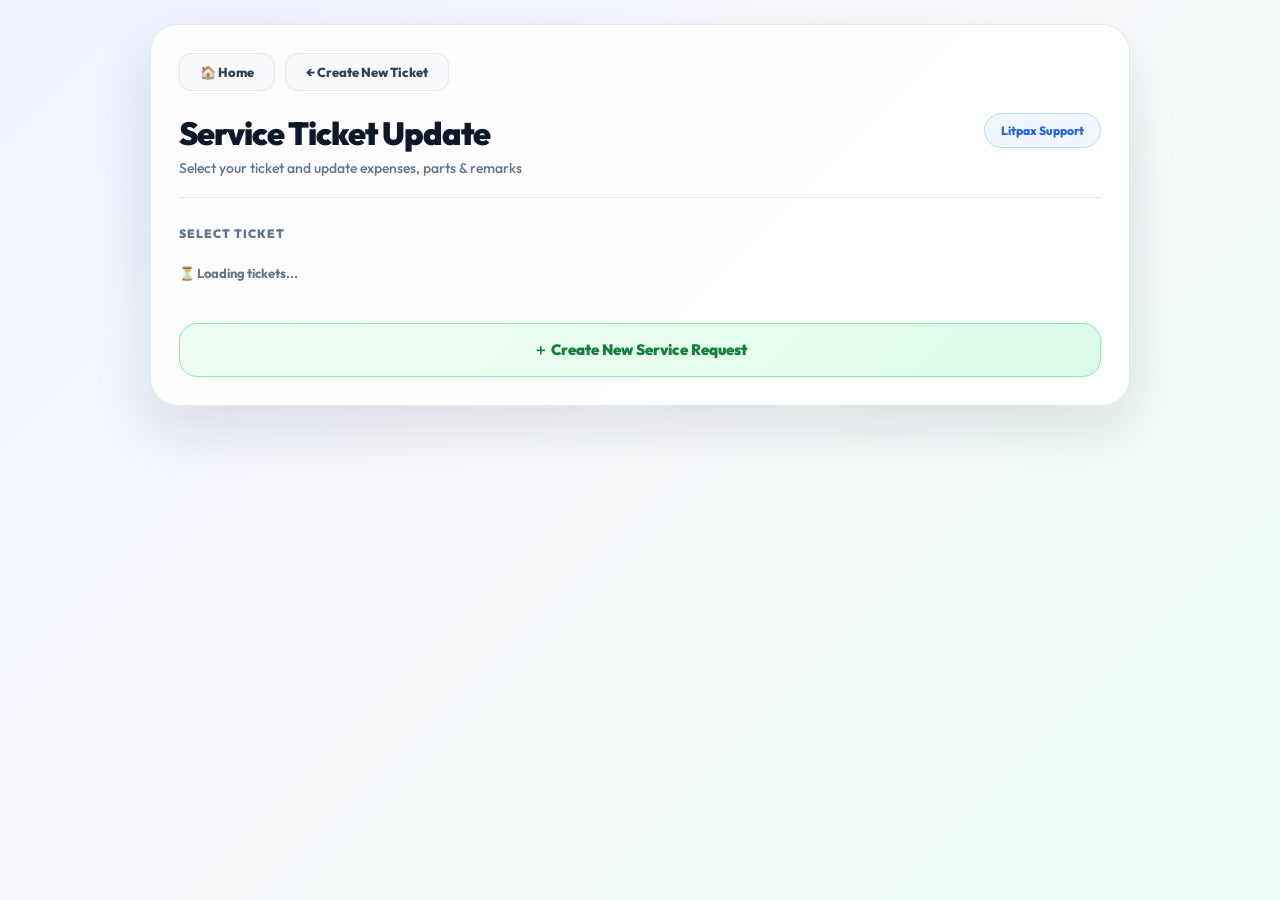
<file: index.html>
<!DOCTYPE html>
<html lang="en">
<head>
  <meta charset="UTF-8" />
  <meta name="viewport" content="width=device-width, initial-scale=1.0" />
  <title>Litpax Service Support</title>
  <link rel="stylesheet" href="style.css" />
  <style>
    .nav-bar { display:flex; gap:10px; margin-bottom:22px; }
    .nav-btn {
      display:inline-flex; align-items:center; gap:7px;
      padding:10px 20px; border-radius:12px; font-size:13px;
      font-weight:800; text-decoration:none; transition:.2s;
      border:1.5px solid #e2e8f0; background:#f8fafc; color:#334155;
    }
    .nav-btn:hover { background:#e2e8f0; transform:translateY(-1px); }
    .ticket-info-bar {
      background:linear-gradient(135deg,#eff6ff,#f0fdf4);
      border:1.5px solid #bfdbfe; border-radius:18px;
      padding:18px 20px; margin-bottom:24px;
      display:grid; grid-template-columns:repeat(3,1fr); gap:12px;
    }
    .ticket-info-bar .info-item label { font-size:11px; color:#64748b; font-weight:800; text-transform:uppercase; letter-spacing:.8px; margin-bottom:4px; }
    .ticket-info-bar .info-item span  { font-size:14px; color:#0f172a; font-weight:700; }
    .status-badge              { display:inline-block; padding:3px 12px; border-radius:999px; font-size:12px; font-weight:800; }
    .status-open               { background:#fef3c7; color:#92400e; }
    .status-assigned           { background:#dbeafe; color:#1e40af; }
    .status-closed             { background:#dcfce7; color:#166534; }
    .status-pending-assignment { background:#fce7f3; color:#831843; }
    .hidden { display:none !important; }
    .selector-wrap  { margin-bottom:24px; }
    .selector-label { font-size:12px; font-weight:900; color:#64748b; text-transform:uppercase; letter-spacing:1px; margin-bottom:10px; }
    .ticket-select-row { display:flex; gap:12px; align-items:center; }
    .ticket-select-row select {
      flex:1; border-radius:16px; padding:14px 16px; font-size:14px;
      color:#0f172a; border:1.5px solid #cbd5e1; background:#fff;
      outline:none; font-family:inherit; font-weight:700; cursor:pointer; transition:.2s;
    }
    .ticket-select-row select:focus { border-color:#2563eb; box-shadow:0 0 0 4px rgba(37,99,235,.1); }
    .btn-load { width:auto; margin-top:0; padding:14px 26px; border-radius:16px; font-size:14px; white-space:nowrap; }
    .divider-or { display:flex; align-items:center; gap:12px; margin:14px 0; color:#94a3b8; font-size:12px; font-weight:800; }
    .divider-or::before,.divider-or::after { content:''; flex:1; height:1px; background:#e2e8f0; }
    .manual-row { display:flex; gap:10px; }
    .manual-row input {
      flex:1; border-radius:14px; padding:12px 14px; font-size:14px;
      border:1.5px solid #e2e8f0; outline:none; text-transform:uppercase;
      font-family:inherit; transition:.2s;
    }
    .manual-row input:focus { border-color:#2563eb; box-shadow:0 0 0 4px rgba(37,99,235,.1); }
    .btn-go { width:auto; margin-top:0; padding:12px 22px; border-radius:14px; font-size:14px; }
    .loading-dots { color:#64748b; font-size:13px; font-weight:700; padding:14px 0; }
    .final-submit-box {
      background:linear-gradient(135deg,#fdf2f8,#fce7f3);
      border:1.5px solid #f9a8d4; border-radius:18px; padding:18px 20px; margin-top:20px;
    }
    .final-submit-box label { margin:0; font-size:14px; color:#831843; cursor:pointer; display:flex; align-items:center; gap:10px; font-weight:800; }
    .final-submit-box input[type="checkbox"] { width:20px; height:20px; accent-color:#db2777; cursor:pointer; }
    .final-submit-box p { font-size:12px; color:#9d174d; margin-top:6px; font-weight:500; }
    .closed-overlay {
      background:#fef2f2; border:1.5px solid #fecaca; border-radius:18px;
      padding:20px; text-align:center; color:#b91c1c; font-weight:800; font-size:15px; margin-bottom:20px;
    }
    .pending-overlay {
      background:linear-gradient(135deg,#fdf2f8,#fce7f3);
      border:1.5px solid #f9a8d4; border-radius:18px;
      padding:24px; text-align:center; margin-bottom:20px;
    }
    .pending-overlay .pending-icon { font-size:36px; margin-bottom:10px; }
    .pending-overlay h3 { color:#831843; font-size:16px; font-weight:900; margin-bottom:6px; }
    .pending-overlay p  { color:#9d174d; font-size:13px; font-weight:600; }
    .assigned-banner {
      background:linear-gradient(135deg,#eff6ff,#dbeafe);
      border:1.5px solid #93c5fd; border-radius:18px;
      padding:16px 20px; margin-bottom:20px;
      display:flex; align-items:center; gap:14px;
    }
    .assigned-banner .ab-icon { font-size:28px; }
    .assigned-banner .ab-text h4 { color:#1e40af; font-size:14px; font-weight:900; margin-bottom:2px; }
    .assigned-banner .ab-text p  { color:#3b82f6; font-size:13px; font-weight:600; }
    .new-ticket-btn {
      display:block; text-align:center; margin-top:28px; padding:16px;
      background:linear-gradient(135deg,#f0fdf4,#dcfce7); border:1.5px solid #86efac;
      border-radius:18px; color:#15803d; font-weight:900; font-size:15px;
      text-decoration:none; transition:.25s;
    }
        .new-ticket-btn:hover { transform:translateY(-2px); box-shadow:0 8px 24px rgba(21,128,61,.15); }
    .saved-exp {
      display:inline-block; margin-top:6px; font-size:12px; font-weight:800;
      color:#15803d; background:#f0fdf4; border:1px solid #bbf7d0;
      padding:3px 10px; border-radius:999px;
    }

    /* --- Photo rows --- */
    .photo-list { display:flex; flex-direction:column; gap:10px; margin-bottom:10px; }
    .photo-row {
      display:flex; align-items:center; gap:10px;
      background:#f8fafc; border:1.5px solid #e2e8f0; border-radius:14px; padding:10px;
    }
    .photo-thumb { width:52px; height:52px; object-fit:cover; border-radius:10px; border:1.5px solid #cbd5e1; cursor:pointer; flex-shrink:0; background:#eef2ff; }
    .photo-mid { flex:1; display:flex; flex-direction:column; gap:6px; min-width:0; }
    .pick-btn {
      width:auto; margin:0; padding:8px 12px; font-size:12px; border-radius:10px;
      background:linear-gradient(135deg,#1e3a8a,#2563eb); box-shadow:none; align-self:flex-start; color:#fff;
    }
    .pick-btn:hover { transform:none; }
    .photo-caption { padding:8px 10px; font-size:13px; border-radius:10px; }
    .photo-status { font-size:11px; font-weight:800; color:#15803d; }
    .add-row-btn {
      width:auto; margin:4px 0 0; padding:9px 16px; font-size:13px; border-radius:12px;
      background:linear-gradient(135deg,#0f172a,#334155); box-shadow:none; color:#fff;
    }
    .add-row-btn:hover { transform:none; }
    .remove-row-btn {
      width:34px; height:34px; margin:0; padding:0; border-radius:10px; flex-shrink:0;
      background:#fef2f2; color:#dc2626; font-size:14px; box-shadow:none; border:1.5px solid #fecaca;
    }
    .remove-row-btn:hover { transform:none; background:#fee2e2; }

    /* --- Payment section --- */
    .pay-title { color:#7c3aed; }
    .payment-box {
      background:linear-gradient(135deg,#faf5ff,#f3e8ff);
      border:1.5px solid #d8b4fe; border-radius:18px; padding:18px; margin-bottom:20px;
    }
    .pay-hint { font-size:12px; color:#7c3aed; font-weight:600; margin-bottom:14px; }
    #paymentList { display:flex; flex-direction:column; gap:10px; }
    .pay-row {
      display:grid; grid-template-columns:1fr 1fr 1.4fr auto auto; gap:8px; align-items:center;
      background:#fff; border:1.5px solid #e9d5ff; border-radius:12px; padding:10px;
    }
    .pay-row input, .pay-row select { padding:9px 10px; font-size:13px; border-radius:10px; }
    .pay-date { font-size:11px; color:#7c3aed; font-weight:700; text-align:center; }
    .pay-total-bar {
      display:flex; justify-content:space-between; align-items:center;
      margin-top:14px; padding:12px 16px; background:#f3e8ff; border-radius:12px;
      font-weight:900; color:#6b21a8; font-size:15px;
    }
    .save-pay-btn {
      margin-top:12px; background:linear-gradient(135deg,#6b21a8,#7c3aed,#a855f7);
      box-shadow:0 10px 24px rgba(124,58,237,.25); color:#fff;
    }
    #payMsg { margin-top:12px; }
    #payMsg.success { display:block; padding:12px; border-radius:12px; background:#f0fdf4; color:#15803d; border:1px solid #bbf7d0; font-weight:700; font-size:13px; }
    #payMsg.error { display:block; padding:12px; border-radius:12px; background:#fef2f2; color:#b91c1c; border:1px solid #fecaca; font-weight:700; font-size:13px; }

    @media(max-width:720px) {
      .ticket-info-bar { grid-template-columns:1fr 1fr; }
      .ticket-select-row { flex-direction:column; }
      .btn-load,.btn-go { width:100%; }
      .manual-row { flex-direction:column; }
      .pay-row { grid-template-columns:1fr 1fr; }
      .pay-date { grid-column:1 / -1; text-align:left; }
    }
  </style>
</head>
<body>
  <div class="app-wrapper">
    <div class="form-card">

      <div class="nav-bar">
        <a href="index.html" class="nav-btn">🏠 Home</a>
        <a href="update.html" class="nav-btn">← Create New Ticket</a>
      </div>

      <div class="form-header">
        <div>
          <h1>Service Ticket Update</h1>
          <p>Select your ticket and update expenses, parts & remarks</p>
        </div>
        <span>Litpax Support</span>
      </div>

      <div class="selector-wrap">
        <div class="selector-label">Select Ticket</div>
        <div id="loadingDots" class="loading-dots">⏳ Loading tickets...</div>
        <div id="selectorUI" class="hidden">
          <div class="ticket-select-row">
            <select id="ticketDropdown">
              <option value="">— Select a ticket —</option>
            </select>
            <button class="btn-load" onclick="fetchFromDropdown()">🔍 Load Ticket</button>
          </div>
          <div class="divider-or">OR enter ID manually</div>
          <div class="manual-row">
            <input type="text" id="searchId" placeholder="e.g. SUP-0001" />
            <button class="btn-go" onclick="fetchTicket()">Go →</button>
          </div>
        </div>
      </div>

      <div id="searchMsg"></div>

      <div id="ticketSection" class="hidden">
                <div class="ticket-info-bar" id="infoBar"></div>
        <div id="advanceInfoUpdate" class="advance-info" style="display:none"></div>

        <div id="pendingOverlay" class="pending-overlay hidden">
          <div class="pending-icon">⏳</div>
          <h3>Company Technician Assignment Pending</h3>
          <p>Aapne Litpax company help request ki hai. Jab tak technician assign nahi hota, ticket update nahi ho sakta.</p>
        </div>

        <div id="assignedBanner" class="assigned-banner hidden">
          <div class="ab-icon">👨‍🔧</div>
          <div class="ab-text">
            <h4>Company Technician Assigned</h4>
            <p id="assignedToText">—</p>
          </div>
        </div>

        <div id="closedWarning" class="closed-overlay hidden">
          ✅ This ticket has been <b>Finally Submitted</b> and is now closed. No further updates allowed.
        </div>

        <form id="updateForm">
          <input type="hidden" id="ticketIdHidden" />

          <div class="section-title">Problem Summary (Read Only)</div>
          <div class="form-grid">
            <div class="form-group">
              <label>Problem Type</label>
              <input type="text" id="roProblemType" readonly />
            </div>
            <div class="form-group">
              <label>Battery Model</label>
              <input type="text" id="roBatteryModel" readonly />
            </div>
            <div class="form-group full">
              <label>Problem Details</label>
              <textarea id="roProblemDetails" rows="3" readonly></textarea>
            </div>
          </div>

          <div class="section-title">Parts Changed</div>
          <div class="form-grid">
            <div class="form-group full">
              <label>Parts Changed</label>
              <textarea id="partsChanged" rows="3" placeholder="e.g. BMS replaced, 4 cells changed..."></textarea>
            </div>
            <div class="form-group full">
              <label>📸 Parts Photos</label>
              <div id="partsPhotoList" class="photo-list"></div>
              <button type="button" class="add-row-btn" onclick="addPhotoRow('partsPhotoList','parts')">+ Add Photo</button>
            </div>
          </div>

          <div class="section-title expense-title">Expense Details</div>
          <div class="expense-box">
            <div class="form-grid">
                            <div class="form-group">
                <label>🚗 Travel Expense (₹)</label>
                <input type="number" id="travelExpense" min="0" placeholder="+ Add amount" oninput="calcUpdateTotal()" />
                <span class="saved-exp" id="travelSaved" data-val="0">Saved: ₹0.00</span>
              </div>
              <div class="form-group">
                <label>🍽️ Food Expense (₹)</label>
                <input type="number" id="foodExpense" min="0" placeholder="+ Add amount" oninput="calcUpdateTotal()" />
                <span class="saved-exp" id="foodSaved" data-val="0">Saved: ₹0.00</span>
              </div>
              <div class="form-group">
                <label>🔧 Parts / Material Expense (₹)</label>
                <input type="number" id="partsExpense" min="0" placeholder="+ Add amount" oninput="calcUpdateTotal()" />
                <span class="saved-exp" id="partsSaved" data-val="0">Saved: ₹0.00</span>
              </div>
              <div class="form-group">
                <label>📦 Other Expense (₹)</label>
                <input type="number" id="otherExpense" min="0" placeholder="+ Add amount" oninput="calcUpdateTotal()" />
                <span class="saved-exp" id="otherSaved" data-val="0">Saved: ₹0.00</span>
              </div>
              <div class="form-group full">
                <label>💰 Total Expense (₹)</label>
                <input type="text" id="totalExpenseDisplay" readonly placeholder="Auto calculated" />
              </div>
              <div class="form-group full">
                <label>📝 Expense Remarks</label>
                <input type="text" id="expenseRemarks" placeholder="e.g. Toll charges included..." />
              </div>
              <div class="form-group full">
                <label>📸 Expense Bills / Photos</label>
                <div id="expensePhotoList" class="photo-list"></div>
                <button type="button" class="add-row-btn" onclick="addPhotoRow('expensePhotoList','expense')">+ Add Photo</button>
              </div>
            </div>
          </div>

          <div class="section-title">Remarks</div>
          <div class="form-grid">
            <div class="form-group full">
              <label>Technician Remarks</label>
              <textarea id="remarks" rows="3" placeholder="Any notes or observations..."></textarea>
            </div>
          </div>

          <div class="final-submit-box">
            <div>
              <label>
                <input type="checkbox" id="finalSubmitCheck" />
                Mark as Final Submit (Close Ticket)
              </label>
              <p>⚠️ Once finally submitted, ticket cannot be edited further.</p>
            </div>
          </div>

          <button type="button" onclick="saveTicket(false)" id="saveBtn">💾 Save Progress</button>
          <button type="button" onclick="saveTicket(true)" id="finalBtn"
            style="background:linear-gradient(135deg,#7f1d1d,#b91c1c,#dc2626);margin-top:10px;">
            ✅ Final Submit & Close Ticket
          </button>
          <div id="updateMsg"></div>
        </form>

        <!-- OWNER → TECHNICIAN PAYMENT (form ke bahar: close ke baad bhi chalega) -->
        <div class="section-title pay-title">💵 Owner → Technician Payment</div>
        <div class="payment-box">
          <p class="pay-hint">Ticket open hone ke baad owner yahan technician ko di gayi payment installments record kar sakta hai. Ticket close hone ke baad bhi ye chalta rahega.</p>
          <div id="paymentList"></div>
          <button type="button" class="add-row-btn" onclick="addPaymentRow()">+ Add Payment Installment</button>
          <div class="pay-total-bar">
            <span>Total Paid:</span>
            <span id="totalPaidDisplay">₹0</span>
          </div>
          <button type="button" id="savePayBtn" class="save-pay-btn" onclick="savePayment()">💾 Save Payment</button>
          <div id="payMsg"></div>
        </div>
      </div>

      <a href="update.html" class="new-ticket-btn">＋ Create New Service Request</a>

    </div>
  </div>

  <script>
    const API_URL = "https://script.google.com/macros/s/AKfycbya_3OzL3wEVNgiz6RrESlhsIuLbzyTvsXCoaGE-fzKzxzMqzr-RtF4oYWg5NuvYNc/exec";

    // ---------- API HELPERS WITH AUTO-RETRY ----------
    // GAS ka /exec kabhi-kabhi googleusercontent redirect pe 404 deta hai (JSON ki jagah HTML).
    // Ye helpers fail hone pe chupchaap 2-3 baar retry karte hain — "not valid JSON" wala random fail khatam.
    async function apiCall(options, retries = 3) {
      let lastErr;
      for (let attempt = 1; attempt <= retries; attempt++) {
        try {
          const res  = await fetch(options.url, options.init || {});
          const text = await res.text();
          // GAS hiccup → HTML error page aata hai. Use JSON samajhne se pehle pakdo.
          if (text.trim().charAt(0) === "<") throw new Error("GAS hiccup (HTML response)");
          return JSON.parse(text);
        } catch (err) {
          lastErr = err;
          if (attempt < retries) await new Promise(r => setTimeout(r, 700 * attempt));
        }
      }
      throw lastErr;
    }

    function apiGet(params) {
      return apiCall({ url: `${API_URL}?${params}` });
    }

    function apiPost(payload) {
      return apiCall({ url: API_URL, init: { method: "POST", body: JSON.stringify(payload) } });
    }

    async function loadTicketList() {
      try {
        const data = await apiGet("action=getTickets");
        const sel  = document.getElementById("ticketDropdown");
        if (data.success && data.tickets.length > 0) {
          const active = data.tickets.filter(t => t.finalSubmit !== "Yes");
          if (active.length > 0) {
            active.forEach(t => {
              const o = document.createElement("option");
              o.value = t.ticketId;
              o.textContent = `${t.ticketId} — ${t.technicianName} | ${t.customerName} | ${t.status}`;
              sel.appendChild(o);
            });
          } else {
            const o = document.createElement("option");
            o.textContent = "No active tickets found"; o.disabled = true;
            sel.appendChild(o);
          }
        }
      } catch(err) { console.error(err); }
      document.getElementById("loadingDots").classList.add("hidden");
      document.getElementById("selectorUI").classList.remove("hidden");
    }

    function fetchFromDropdown() {
      const id = document.getElementById("ticketDropdown").value;
      if (!id) { showMsg(document.getElementById("searchMsg"), "error", "Please select a ticket"); return; }
      doFetch(id);
    }

    async function fetchTicket() {
      const id = document.getElementById("searchId").value.trim().toUpperCase();
      if (!id) { showMsg(document.getElementById("searchMsg"), "error", "Please enter a Ticket ID"); return; }
      doFetch(id);
    }

    async function doFetch(id) {
      const msg = document.getElementById("searchMsg");
      msg.className = ""; msg.style.display = "none";
      try {
        const data = await apiGet(`action=getTicketById&ticketId=${id}`);
        if (!data.success) throw new Error(data.message);
        populateForm(data.ticket);
        document.getElementById("ticketSection").scrollIntoView({ behavior:"smooth", block:"start" });
      } catch(err) {
        showMsg(msg, "error", "Error: " + err.message);
      }
    }

    function populateForm(t) {
      document.getElementById("ticketSection").classList.remove("hidden");
      document.getElementById("ticketIdHidden").value = t.ticketId;

      const isPending = t.status === "Pending Assignment";
      const isClosed  = t.finalSubmit === "Yes";

      let sc = "status-open";
      if (t.status === "Closed")   sc = "status-closed";
      else if (t.status === "Assigned") sc = "status-assigned";
      else if (isPending)          sc = "status-pending-assignment";

      document.getElementById("infoBar").innerHTML = `
        <div class="info-item"><label>Ticket ID</label><span>${t.ticketId}</span></div>
        <div class="info-item"><label>Raised At</label><span>${t.requestTime}</span></div>
        <div class="info-item"><label>Status</label><span class="status-badge ${sc}">${t.status}</span></div>
        <div class="info-item"><label>Technician</label><span>${t.technicianName}</span></div>
        <div class="info-item"><label>Customer</label><span>${t.customerName}</span></div>
        <div class="info-item"><label>Location</label><span>${t.location}</span></div>
      `;

            loadTicketAdvance(t.empId);
      document.getElementById("pendingOverlay").classList.toggle("hidden", !isPending);

      if (t.assignedTo && t.assignedTo !== "") {
        document.getElementById("assignedBanner").classList.remove("hidden");
        document.getElementById("assignedToText").innerText = t.assignedTo;
      } else {
        document.getElementById("assignedBanner").classList.add("hidden");
      }

      document.getElementById("roProblemType").value    = t.problemType;
      document.getElementById("roBatteryModel").value   = t.batteryModel;
      document.getElementById("roProblemDetails").value = t.problemDetails;
      document.getElementById("partsChanged").value     = t.partsChanged   || "";
      // expense inputs ab "add amount" ke liye — khali rakho, saved value badge me
document.getElementById("travelExpense").value = "";
document.getElementById("foodExpense").value   = "";
document.getElementById("partsExpense").value  = "";
document.getElementById("otherExpense").value  = "";
setSavedExpenses(t);
document.getElementById("expenseRemarks").value   = t.expenseRemarks || "";
document.getElementById("remarks").value          = t.remarks        || "";
calcUpdateTotal();

      buildPhotoRows("expensePhotoList", "expense", t.expensePhotos);
      buildPhotoRows("partsPhotoList",   "parts",   t.partsPhotos);
      buildPaymentRows(t.payments);
      calcTotalPaid();

      document.getElementById("closedWarning").classList.toggle("hidden", !isClosed);
      const shouldLock = isClosed || isPending;
      document.getElementById("updateForm")
        .querySelectorAll("input:not([readonly]),textarea,button")
        .forEach(el => el.disabled = shouldLock);
    }

    function setSavedExpenses(t) {
  const map = {
    travel: parseFloat(t.travelExpense) || 0,
    food:   parseFloat(t.foodExpense)   || 0,
    parts:  parseFloat(t.partsExpense)  || 0,
    other:  parseFloat(t.otherExpense)  || 0
  };
  Object.keys(map).forEach(c => {
    const el = document.getElementById(c + "Saved");
    el.dataset.val = map[c];
    el.textContent = "Saved: ₹" + map[c].toFixed(2);
  });
}

// Total = har category ka (saved + jo abhi add kar rahe ho) — live preview
function calcUpdateTotal() {
  const cats = ["travel", "food", "parts", "other"];
  let grand = 0;
  cats.forEach(c => {
    const saved = parseFloat(document.getElementById(c + "Saved").dataset.val) || 0;
    const add   = parseFloat(document.getElementById(c + "Expense").value)     || 0;
    grand += saved + add;
  });
  document.getElementById("totalExpenseDisplay").value = grand > 0 ? "₹" + grand.toFixed(2) : "";
}

    async function saveTicket(isFinal) {
      const ticketId = document.getElementById("ticketIdHidden").value;
      if (!ticketId) return;
      if (isFinal && !confirm("Are you sure you want to FINALLY SUBMIT? This cannot be undone.")) return;

      const saveBtn  = document.getElementById("saveBtn");
      const finalBtn = document.getElementById("finalBtn");
      const msg      = document.getElementById("updateMsg");
      saveBtn.disabled = finalBtn.disabled = true;
      saveBtn.innerText = "Saving...";

      const payload = {
        action:         "updateTicket",
        ticketId,
        travelExpense:  parseFloat(document.getElementById("travelExpense").value) || 0,
        foodExpense:    parseFloat(document.getElementById("foodExpense").value)   || 0,
        partsExpense:   parseFloat(document.getElementById("partsExpense").value)  || 0,
        otherExpense:   parseFloat(document.getElementById("otherExpense").value)  || 0,
        expenseRemarks: document.getElementById("expenseRemarks").value.trim(),
        partsChanged:   document.getElementById("partsChanged").value.trim(),
        remarks:        document.getElementById("remarks").value.trim(),
        expensePhotos:  collectPhotos("expensePhotoList"),
        partsPhotos:    collectPhotos("partsPhotoList"),
        finalSubmit:    isFinal ? "Yes" : "No"
      };

      try {
        const result = await apiPost(payload);
if (!result.success) throw new Error(result.message);

// naya accumulated total badge me + add-input khali
if (result.expenses) setSavedExpenses(result.expenses);
["travelExpense","foodExpense","partsExpense","otherExpense"]
  .forEach(id => document.getElementById(id).value = "");
calcUpdateTotal();

showMsg(msg, "success", result.message + (result.total ? ` | Total: ₹${result.total}` : ""));
        if (isFinal) {
          document.getElementById("updateForm")
            .querySelectorAll("input:not([readonly]),textarea,button")
            .forEach(el => el.disabled = true);
          document.getElementById("closedWarning").classList.remove("hidden");
          const sel = document.getElementById("ticketDropdown");
          const opt = sel.querySelector(`option[value="${ticketId}"]`);
          if (opt) opt.remove();
        }
      } catch(err) {
        showMsg(msg, "error", "Error: " + err.message);
      }

      saveBtn.disabled = finalBtn.disabled = false;
      saveBtn.innerText = "💾 Save Progress";
    }

    // ---------- PHOTO HANDLING ----------
    function addPhotoRow(listId, category, existing) {
      const list = document.getElementById(listId);
      const row  = document.createElement("div");
      row.className = "photo-row";
      const hasUrl  = existing && existing.url;
      const caption = existing && existing.caption ? existing.caption.replace(/"/g, "&quot;") : "";
      if (hasUrl) row.dataset.url = existing.url;
      if (existing && existing.viewUrl) row.dataset.viewUrl = existing.viewUrl;
      row.innerHTML = `
        <img class="photo-thumb" src="${hasUrl ? existing.url : ""}" style="display:${hasUrl ? "block" : "none"}"
             onerror="this.style.opacity=.35;"
             onclick="var v=this.closest('.photo-row').dataset.viewUrl||this.src; if(v) window.open(v,'_blank');" />
        <div class="photo-mid">
          <input type="file" accept="image/*" class="photo-file" style="display:none" />
          <button type="button" class="pick-btn" onclick="this.previousElementSibling.click()">📷 ${hasUrl ? "Replace" : "Choose / Capture"}</button>
          <input type="text" class="photo-caption" placeholder="Caption (optional)" value="${caption}" />
          <span class="photo-status">${hasUrl ? "✓ Saved" : ""}</span>
        </div>
        <button type="button" class="remove-row-btn" onclick="this.closest('.photo-row').remove()">✕</button>
      `;
      const fileInput = row.querySelector(".photo-file");
      fileInput.addEventListener("change", () => handlePhotoSelect(fileInput, row, category));
      list.appendChild(row);
    }

    function buildPhotoRows(listId, category, jsonStr) {
      const list = document.getElementById(listId);
      list.innerHTML = "";
      let arr = [];
      try { arr = jsonStr ? JSON.parse(jsonStr) : []; } catch (e) { arr = []; }
      arr.forEach(item => addPhotoRow(listId, category, item));
    }

    function handlePhotoSelect(input, rowEl, category) {
      const file = input.files[0];
      if (!file) return;
      const statusEl = rowEl.querySelector(".photo-status");
      const thumb    = rowEl.querySelector(".photo-thumb");
      statusEl.style.color = "#d97706";
      statusEl.innerText = "Compressing...";
      compressImage(file, 1200, 0.7).then(base64 => {
        // instant local preview — koi wait nahi
        thumb.src = "data:image/jpeg;base64," + base64;
        thumb.style.opacity = 1;
        thumb.style.display = "block";
        statusEl.innerText = "Uploading...";
        const ticketId = document.getElementById("ticketIdHidden").value;
        return apiPost({ action: "uploadPhoto", ticketId, category, base64, mimeType: "image/jpeg" });
      }).then(res => {
        if (res && res.success && res.url) {
          rowEl.dataset.url     = res.url;
          rowEl.dataset.viewUrl = res.viewUrl || res.url;
          rowEl.querySelector(".pick-btn").innerText = "📷 Replace";
          statusEl.style.color = "#15803d";
          statusEl.innerText = "✓ Uploaded";
        } else {
          statusEl.style.color = "#dc2626";
          statusEl.innerText = "❌ " + ((res && res.message) || "Upload fail — dobara try karo");
        }
      }).catch(err => {
        statusEl.style.color = "#dc2626";
        statusEl.innerText = "❌ " + err.message;
      });
    }

    function compressImage(file, maxDim, quality) {
      return new Promise((resolve, reject) => {
        const reader = new FileReader();
        reader.onload = e => {
          const img = new Image();
          img.onload = () => {
            let w = img.width, h = img.height;
            if (w > h && w > maxDim)      { h = h * maxDim / w; w = maxDim; }
            else if (h > maxDim)          { w = w * maxDim / h; h = maxDim; }
            const canvas = document.createElement("canvas");
            canvas.width = w; canvas.height = h;
            canvas.getContext("2d").drawImage(img, 0, 0, w, h);
            resolve(canvas.toDataURL("image/jpeg", quality).split(",")[1]);
          };
          img.onerror = reject;
          img.src = e.target.result;
        };
        reader.onerror = reject;
        reader.readAsDataURL(file);
      });
    }

    function collectPhotos(listId) {
      const arr = [];
      document.querySelectorAll(`#${listId} .photo-row`).forEach(r => {
        if (r.dataset.url)
          arr.push({
            url:     r.dataset.url,
            viewUrl: r.dataset.viewUrl || r.dataset.url,
            caption: (r.querySelector(".photo-caption").value || "").trim()
          });
      });
      return JSON.stringify(arr);
    }

    // ---------- PAYMENT INSTALLMENTS ----------
    function addPaymentRow(existing) {
      const list  = document.getElementById("paymentList");
      const modes = ["Cash", "UPI", "Bank Transfer", "Cheque", "Other"];
      const sel   = existing && existing.mode ? existing.mode : "Cash";
      const amt   = existing && existing.amount ? existing.amount : "";
      const rem   = existing && existing.remarks ? existing.remarks.replace(/"/g, "&quot;") : "";
      const date  = existing && existing.date ? existing.date : "";
      const row = document.createElement("div");
      row.className = "pay-row";
      row.dataset.date = date;
      row.innerHTML = `
        <input type="number" class="pay-amt" min="0" placeholder="Amount ₹" value="${amt}" oninput="calcTotalPaid()" />
        <select class="pay-mode">${modes.map(m => `<option ${m === sel ? "selected" : ""}>${m}</option>`).join("")}</select>
        <input type="text" class="pay-remarks" placeholder="Remarks" value="${rem}" />
        <span class="pay-date">${date || "new"}</span>
        <button type="button" class="remove-row-btn" onclick="this.closest('.pay-row').remove(); calcTotalPaid();">✕</button>
      `;
      list.appendChild(row);
      calcTotalPaid();
    }

    function buildPaymentRows(jsonStr) {
      const list = document.getElementById("paymentList");
      list.innerHTML = "";
      let arr = [];
      try { arr = jsonStr ? JSON.parse(jsonStr) : []; } catch (e) { arr = []; }
      arr.forEach(p => addPaymentRow(p));
    }

    function collectPayments() {
      const arr   = [];
      const today = new Date().toLocaleDateString("en-GB");
      document.querySelectorAll("#paymentList .pay-row").forEach(r => {
        const amt = parseFloat(r.querySelector(".pay-amt").value) || 0;
        if (amt <= 0) return;
        arr.push({
          amount:  amt,
          mode:    r.querySelector(".pay-mode").value,
          remarks: (r.querySelector(".pay-remarks").value || "").trim(),
          date:    r.dataset.date && r.dataset.date !== "" ? r.dataset.date : today
        });
      });
      return arr;
    }

    function calcTotalPaid() {
      let total = 0;
      document.querySelectorAll("#paymentList .pay-amt").forEach(el => total += parseFloat(el.value) || 0);
      const disp = document.getElementById("totalPaidDisplay");
      if (disp) disp.innerText = "₹" + total.toFixed(2);
      return total;
    }

    async function savePayment() {
      const ticketId = document.getElementById("ticketIdHidden").value;
      if (!ticketId) return;
      const payments  = collectPayments();
      const totalPaid = payments.reduce((s, p) => s + p.amount, 0);
      const btn = document.getElementById("savePayBtn");
      const msg = document.getElementById("payMsg");
      btn.disabled = true; btn.innerText = "Saving...";
      try {
        const res = await apiPost({ action: "updatePayment", ticketId, payments: JSON.stringify(payments), totalPaid });
        if (!res.success) throw new Error(res.message);
        showMsg(msg, "success", "Payment saved | Total Paid: ₹" + (res.totalPaid || totalPaid));
        buildPaymentRows(JSON.stringify(payments));
        calcTotalPaid();
      } catch(err) {
        showMsg(msg, "error", "Error: " + err.message);
      } finally {
        btn.disabled = false; btn.innerText = "💾 Save Payment";
      }
    }

    function showMsg(el, type, text) {
      el.className = type; el.innerText = text; el.style.display = "block";
    }

    document.getElementById("searchId").addEventListener("keydown", e => {
      if (e.key === "Enter") fetchTicket();
    });

    loadTicketList();

    const urlId = new URLSearchParams(window.location.search).get("id");
    if (urlId) {
      const uid = urlId.toUpperCase();
      document.getElementById("searchId").value = uid;
      const trySelect = setInterval(() => {
        const sel = document.getElementById("ticketDropdown");
        const opt = sel.querySelector(`option[value="${uid}"]`);
        if (opt) { sel.value = uid; clearInterval(trySelect); }
      }, 100);
      setTimeout(() => { clearInterval(trySelect); doFetch(uid); }, 1500);
    }

        async function loadTicketAdvance(empId) {
      const box = document.getElementById("advanceInfoUpdate");
      if (!empId) { box.style.display = "none"; return; }
      try {
        const data  = await apiGet(`action=getAdvances&empId=${encodeURIComponent(empId)}`);
        const total = (data && data.totalAdvance) ? data.totalAdvance : 0;
        box.style.display = "flex";
        if (total > 0) {
          box.className = "advance-info";
          box.innerHTML = `<span>💰 ${empId} — Total Advance Taken</span><span class="ai-amt">₹${total.toFixed(2)}</span>`;
        } else {
          box.className = "advance-info warn";
          box.innerHTML = `<span>ℹ️ ${empId} ka koi advance record nahi</span>`;
        }
      } catch (err) { box.style.display = "none"; }
    }
  </script>
</body>
</html>
</file>
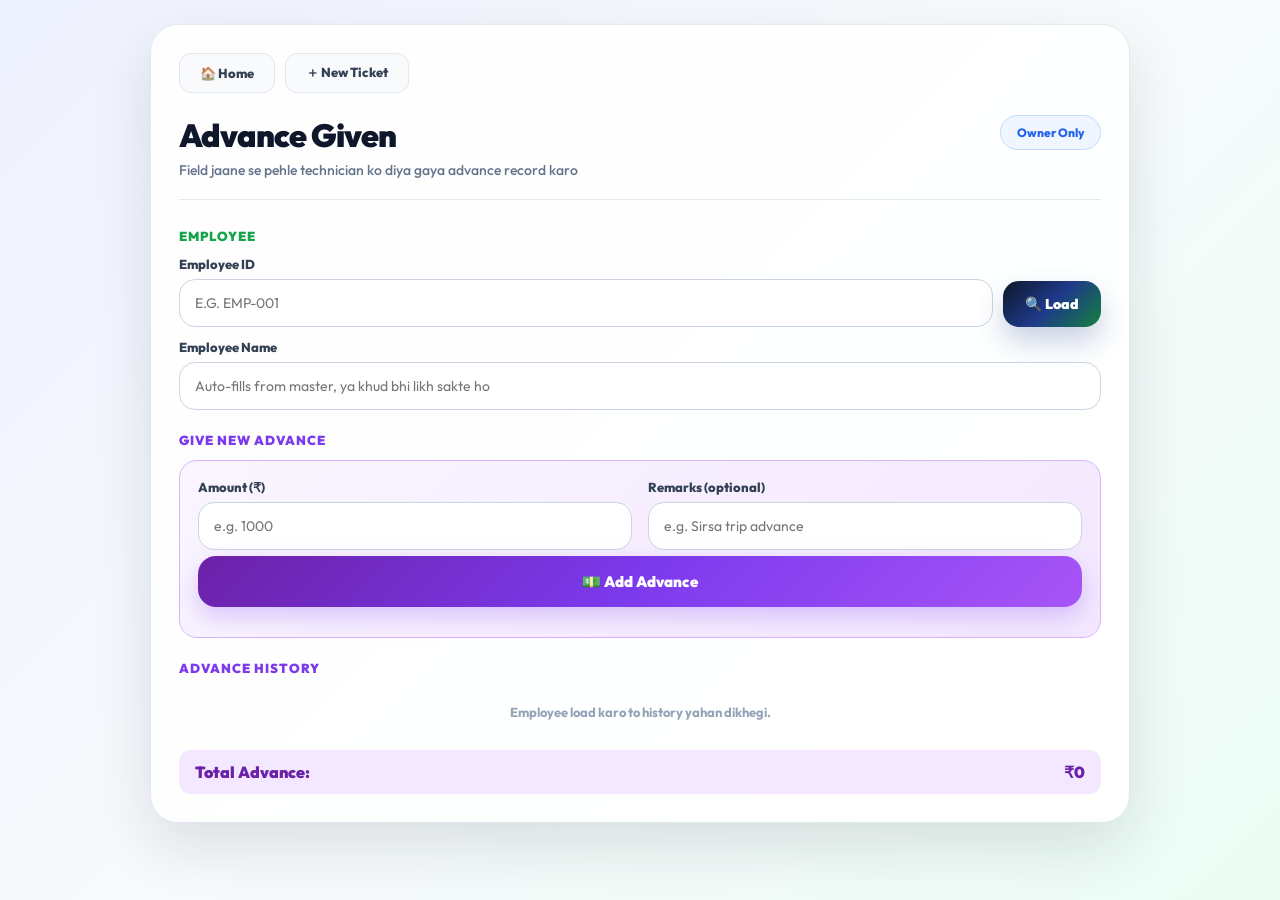
<file: advance.html>
<!DOCTYPE html>
<html lang="en">
<head>
  <meta charset="UTF-8" />
  <meta name="viewport" content="width=device-width, initial-scale=1.0" />
  <title>Advance Given — Litpax Support</title>
  <link rel="stylesheet" href="style.css" />
  <style>
    .nav-bar { display:flex; gap:10px; margin-bottom:22px; }
    .nav-btn {
      display:inline-flex; align-items:center; gap:7px;
      padding:10px 20px; border-radius:12px; font-size:13px;
      font-weight:800; text-decoration:none; transition:.2s;
      border:1.5px solid #e2e8f0; background:#f8fafc; color:#334155;
    }
    .nav-btn:hover { background:#e2e8f0; transform:translateY(-1px); }

    .adv-title { color:#7c3aed; }
    .adv-box {
      background:linear-gradient(135deg,#faf5ff,#f3e8ff);
      border:1.5px solid #d8b4fe; border-radius:18px; padding:18px; margin-bottom:20px;
    }
    .emp-total-banner {
      display:none; align-items:center; justify-content:space-between; gap:12px;
      background:linear-gradient(135deg,#eff6ff,#dbeafe); border:1.5px solid #93c5fd;
      border-radius:16px; padding:14px 18px; margin-bottom:18px;
    }
    .emp-total-banner .etb-left h4 { color:#1e40af; font-size:14px; font-weight:900; margin-bottom:2px; }
    .emp-total-banner .etb-left p  { color:#3b82f6; font-size:12px; font-weight:600; }
    .emp-total-banner .etb-amt { font-size:22px; font-weight:900; color:#1e3a8a; white-space:nowrap; }

    .adv-history { display:flex; flex-direction:column; gap:10px; margin-top:6px; }
    .adv-row {
      display:grid; grid-template-columns:auto 1fr auto; gap:12px; align-items:center;
      background:#fff; border:1.5px solid #e9d5ff; border-radius:12px; padding:12px 14px;
    }
    .adv-row .adv-date { font-size:12px; color:#7c3aed; font-weight:800; white-space:nowrap; }
    .adv-row .adv-rem  { font-size:13px; color:#475569; font-weight:600; }
    .adv-row .adv-amt  { font-size:16px; color:#15803d; font-weight:900; white-space:nowrap; }
    .adv-empty { text-align:center; color:#94a3b8; font-size:13px; font-weight:700; padding:16px 0; }
    .adv-total-bar {
      display:flex; justify-content:space-between; align-items:center;
      margin-top:14px; padding:12px 16px; background:#f3e8ff; border-radius:12px;
      font-weight:900; color:#6b21a8; font-size:16px;
    }
    .add-adv-btn {
      margin-top:6px; background:linear-gradient(135deg,#6b21a8,#7c3aed,#a855f7);
      box-shadow:0 10px 24px rgba(124,58,237,.25); color:#fff;
    }
    .load-btn { width:auto; margin-top:0; padding:14px 22px; border-radius:16px; font-size:14px; white-space:nowrap; }
    #advMsg { margin-top:12px; }
    #advMsg.success { display:block; padding:12px; border-radius:12px; background:#f0fdf4; color:#15803d; border:1px solid #bbf7d0; font-weight:700; font-size:13px; }
    #advMsg.error   { display:block; padding:12px; border-radius:12px; background:#fef2f2; color:#b91c1c; border:1px solid #fecaca; font-weight:700; font-size:13px; }
    .emp-row { display:flex; gap:10px; align-items:flex-end; }
    .emp-row .form-group { flex:1; margin:0; }
    @media(max-width:720px){ .emp-row { flex-direction:column; align-items:stretch; } .load-btn { width:100%; } }
  </style>
</head>
<body>
  <div class="app-wrapper">
    <div class="form-card">

      <div class="nav-bar">
        <a href="index.html" class="nav-btn">🏠 Home</a>
        <a href="update.html" class="nav-btn">＋ New Ticket</a>
      </div>

      <div class="form-header">
        <div>
          <h1>Advance Given</h1>
          <p>Field jaane se pehle technician ko diya gaya advance record karo</p>
        </div>
        <span>Owner Only</span>
      </div>

      <!-- STEP 1: employee load -->
      <div class="section-title">Employee</div>
      <div class="emp-row">
        <div class="form-group">
          <label>Employee ID</label>
          <input type="text" id="empId" placeholder="e.g. EMP-001" style="text-transform:uppercase" />
        </div>
        <button class="load-btn" onclick="loadEmployee()">🔍 Load</button>
      </div>
      <div class="form-group" style="margin-top:12px;">
        <label>Employee Name</label>
        <input type="text" id="empName" placeholder="Auto-fills from master, ya khud bhi likh sakte ho" />
      </div>

      <!-- running total banner -->
      <div class="emp-total-banner" id="empTotalBanner" style="margin-top:16px;">
        <div class="etb-left">
          <h4 id="etbName">—</h4>
          <p>Total advance taken till now</p>
        </div>
        <div class="etb-amt" id="etbAmt">₹0</div>
      </div>

      <!-- STEP 2: add advance -->
      <div class="section-title adv-title">Give New Advance</div>
      <div class="adv-box">
        <div class="form-grid">
          <div class="form-group">
            <label>Amount (₹)</label>
            <input type="number" id="advAmount" min="0" placeholder="e.g. 1000" />
          </div>
          <div class="form-group">
            <label>Remarks (optional)</label>
            <input type="text" id="advRemarks" placeholder="e.g. Sirsa trip advance" />
          </div>
        </div>
        <button class="add-adv-btn" id="addAdvBtn" onclick="addAdvance()">💵 Add Advance</button>
        <div id="advMsg"></div>
      </div>

      <!-- history -->
      <div class="section-title adv-title">Advance History</div>
      <div id="advHistory" class="adv-history">
        <div class="adv-empty">Employee load karo to history yahan dikhegi.</div>
      </div>
      <div class="adv-total-bar">
        <span>Total Advance:</span>
        <span id="advTotalDisplay">₹0</span>
      </div>

    </div>
  </div>

  <script>
    const API_URL = "https://script.google.com/macros/s/AKfycbya_3OzL3wEVNgiz6RrESlhsIuLbzyTvsXCoaGE-fzKzxzMqzr-RtF4oYWg5NuvYNc/exec";

    // ---------- API HELPERS WITH AUTO-RETRY ----------
    // GAS ka /exec kabhi-kabhi googleusercontent redirect pe 404 deta hai (JSON ki jagah HTML).
    // Fail hone pe chupchaap 2-3 baar retry — "not valid JSON" wala random fail khatam.
    async function apiCall(options, retries = 3) {
      let lastErr;
      for (let attempt = 1; attempt <= retries; attempt++) {
        try {
          const res  = await fetch(options.url, options.init || {});
          const text = await res.text();
          if (text.trim().charAt(0) === "<") throw new Error("GAS hiccup (HTML response)");
          return JSON.parse(text);
        } catch (err) {
          lastErr = err;
          if (attempt < retries) await new Promise(r => setTimeout(r, 700 * attempt));
        }
      }
      throw lastErr;
    }
    function apiGet(params)   { return apiCall({ url: `${API_URL}?${params}` }); }
    function apiPost(payload) { return apiCall({ url: API_URL, init: { method: "POST", body: JSON.stringify(payload) } }); }

    const $ = id => document.getElementById(id);
    const currentEmpId = () => $("empId").value.trim().toUpperCase();

    // ---------- LOAD EMPLOYEE + HISTORY ----------
    async function loadEmployee() {
      const empId = currentEmpId();
      const msg   = $("advMsg");
      msg.className = ""; msg.style.display = "none";
      if (!empId) { showMsg("error", "Pehle Employee ID daalo"); return; }

      try {
        const emp = await apiGet(`action=getEmployee&empId=${encodeURIComponent(empId)}`);
        if (emp.success && emp.empName) {
          $("empName").value = emp.empName;
        } else {
          showMsg("error", "⚠️ Employee master me nahi mila. Naam khud likh do, advance phir bhi save hoga.");
        }
        await refreshAdvances(empId);
      } catch (err) {
        showMsg("error", "Error: " + err.message);
      }
    }

    async function refreshAdvances(empId) {
      const data  = await apiGet(`action=getAdvances&empId=${encodeURIComponent(empId)}`);
      const list  = (data && data.success && data.advances) ? data.advances : [];
      const total = (data && data.totalAdvance) ? data.totalAdvance : 0;
      renderAdvances(list, total, $("empName").value || empId);
    }

    function renderAdvances(list, total, name) {
      const box = $("advHistory");
      box.innerHTML = "";
      if (!list.length) {
        box.innerHTML = `<div class="adv-empty">Is employee ka koi advance record nahi.</div>`;
      } else {
        list.slice().reverse().forEach(a => {
          const row = document.createElement("div");
          row.className = "adv-row";
          row.innerHTML = `
            <span class="adv-date">${a.date || "—"}</span>
            <span class="adv-rem">${a.remarks ? a.remarks : "<i style='color:#cbd5e1'>No remarks</i>"}</span>
            <span class="adv-amt">₹${(parseFloat(a.amount) || 0).toFixed(2)}</span>
          `;
          box.appendChild(row);
        });
      }
      $("advTotalDisplay").innerText = "₹" + (parseFloat(total) || 0).toFixed(2);

      const banner = $("empTotalBanner");
      banner.style.display = "flex";
      $("etbName").innerText = name || "—";
      $("etbAmt").innerText  = "₹" + (parseFloat(total) || 0).toFixed(2);
    }

    // ---------- ADD ADVANCE ----------
    async function addAdvance() {
      const empId  = currentEmpId();
      const amount = parseFloat($("advAmount").value) || 0;
      const btn    = $("addAdvBtn");
      const msg    = $("advMsg");
      msg.className = ""; msg.style.display = "none";

      if (!empId)      { showMsg("error", "Employee ID daalo"); return; }
      if (amount <= 0) { showMsg("error", "Valid amount daalo"); return; }

      btn.disabled = true; btn.innerText = "Saving...";
      try {
        const res = await apiPost({
          action:  "addAdvance",
          empId:   empId,
          empName: $("empName").value.trim(),
          amount:  amount,
          remarks: $("advRemarks").value.trim()
        });
        if (!res.success) throw new Error(res.message || "Save fail");

        $("advAmount").value  = "";
        $("advRemarks").value = "";
        renderAdvances(res.advances || [], res.totalAdvance || 0, $("empName").value || empId);
        showMsg("success", "✅ Advance saved | Total: ₹" + (parseFloat(res.totalAdvance) || 0).toFixed(2));
      } catch (err) {
        showMsg("error", "Error: " + err.message);
      } finally {
        btn.disabled = false; btn.innerText = "💵 Add Advance";
      }
    }

    function showMsg(type, text) {
      const el = $("advMsg");
      el.className = type; el.innerText = text; el.style.display = "block";
    }

    $("empId").addEventListener("keydown", e => { if (e.key === "Enter") loadEmployee(); });
  </script>
</body>
</html>
</file>
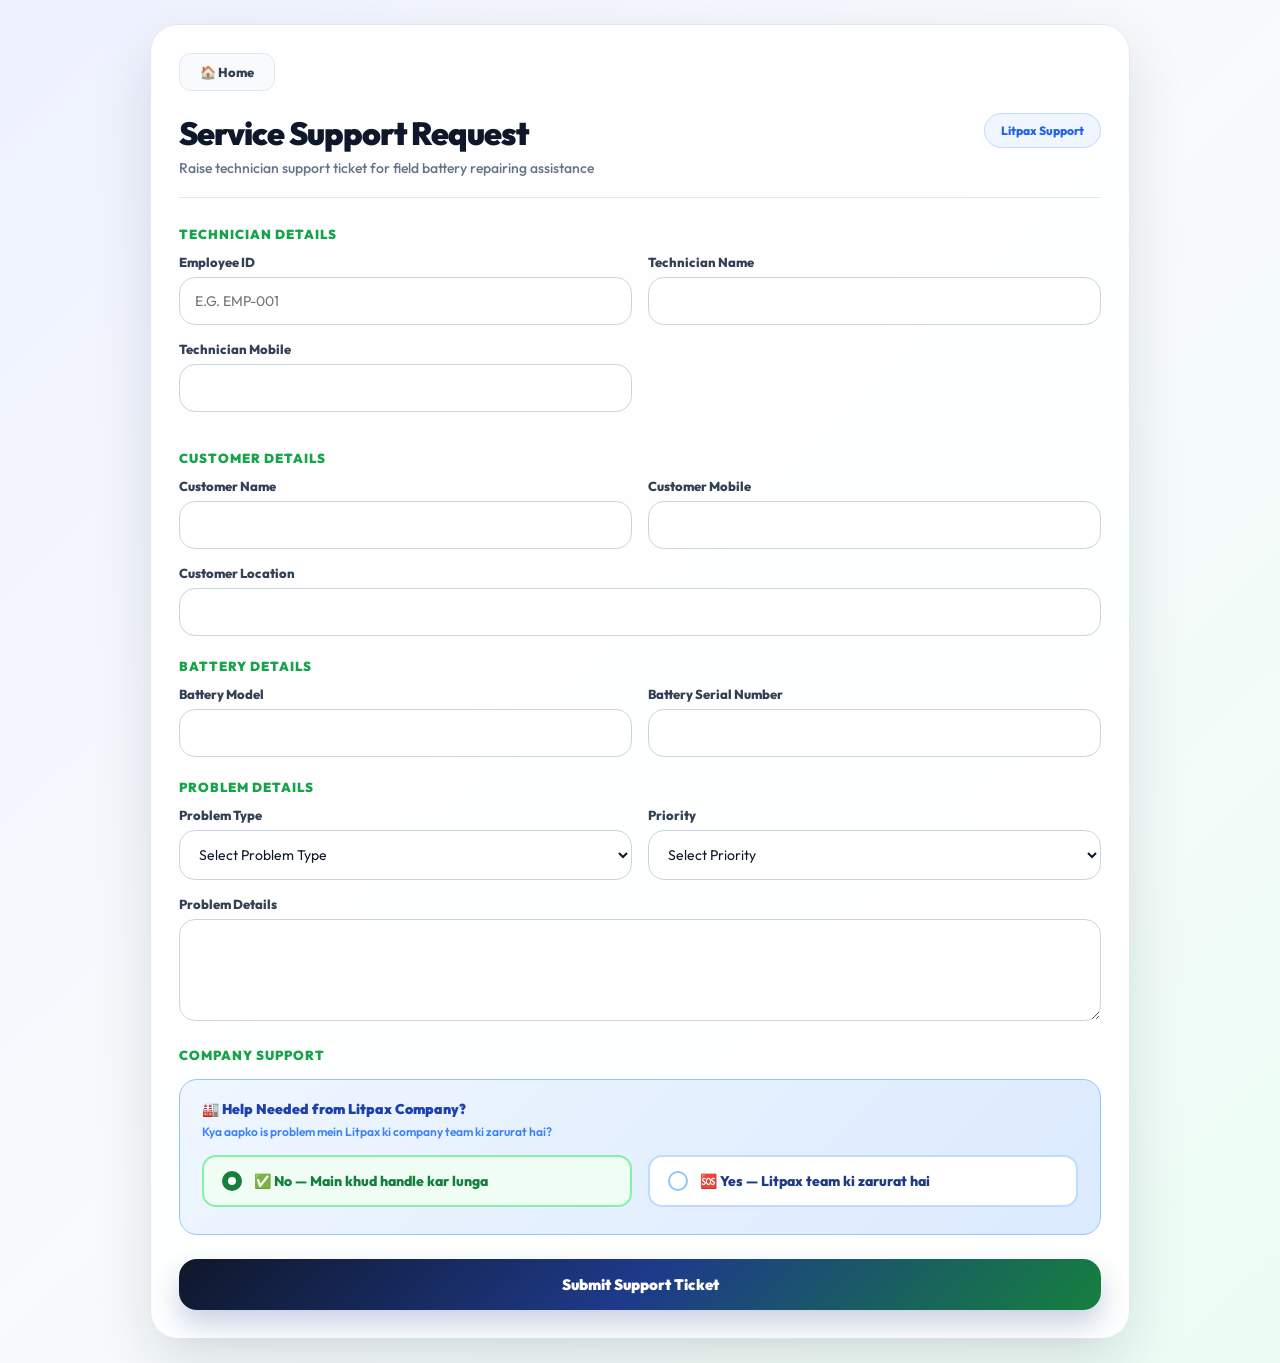
<file: update.html>
<!DOCTYPE html>
<html lang="en">
<head>
  <meta charset="UTF-8" />
  <meta name="viewport" content="width=device-width, initial-scale=1.0" />
  <title>New Service Request — Litpax Support</title>
  <link rel="stylesheet" href="style.css" />
  <style>
    .nav-bar {
      display: flex; gap: 10px; margin-bottom: 22px;
    }
    .nav-btn {
      display: inline-flex; align-items: center; gap: 7px;
      padding: 10px 20px; border-radius: 12px; font-size: 13px;
      font-weight: 800; text-decoration: none; transition: .2s;
      border: 1.5px solid #e2e8f0; background: #f8fafc; color: #334155;
    }
    .nav-btn:hover { background: #e2e8f0; transform: translateY(-1px); }
    .success-card { display:none; text-align:center; padding:40px 28px; }
    .success-card .tick { font-size:56px; margin-bottom:16px; }
    .success-card h2 { font-size:22px; font-weight:900; color:#0f172a; margin-bottom:8px; }
    .success-card p { color:#64748b; font-size:14px; font-weight:600; margin-bottom:28px; }
    .success-card .ticket-id-badge {
      display:inline-block; background:#f0fdf4; border:1.5px solid #86efac;
      color:#15803d; font-size:20px; font-weight:900;
      padding:10px 28px; border-radius:999px; margin-bottom:32px; letter-spacing:1px;
    }
    .success-actions { display:flex; gap:14px; flex-wrap:wrap; }
    .success-actions a {
      flex:1; min-width:160px; padding:16px; border-radius:18px;
      font-size:15px; font-weight:900; text-decoration:none;
      text-align:center; transition:.25s ease;
    }
    .success-actions a:hover { transform:translateY(-2px); }
    .btn-update { background:linear-gradient(135deg,#0f172a,#1e3a8a); color:#fff !important; box-shadow:0 10px 24px rgba(30,58,138,.25); }
    .btn-new    { background:linear-gradient(135deg,#14532d,#15803d); color:#fff !important; box-shadow:0 10px 24px rgba(21,128,61,.2); }
    .help-toggle-box {
      background:linear-gradient(135deg,#eff6ff,#dbeafe);
      border:1.5px solid #93c5fd; border-radius:18px; padding:20px 22px; margin-top:4px;
    }
    .help-title    { font-size:14px; font-weight:900; color:#1e40af; margin-bottom:6px; }
    .help-subtitle { font-size:12px; color:#3b82f6; font-weight:600; margin-bottom:16px; }
    .help-options  { display:flex; gap:16px; }
    .help-option {
      flex:1; border:2px solid #bfdbfe; border-radius:14px;
      padding:14px 18px; cursor:pointer; transition:.2s;
      display:flex; align-items:center; gap:12px;
      background:#fff; font-weight:800; font-size:14px; color:#1e3a8a;
    }
    .help-option input[type="radio"] { display:none; }
    .dot {
      width:20px; height:20px; border-radius:50%;
      border:2px solid #93c5fd; background:#fff;
      flex-shrink:0; transition:.2s; position:relative;
    }
    .help-option.sel-no  { border-color:#86efac; background:#f0fdf4; color:#15803d; }
    .help-option.sel-yes { border-color:#2563eb; background:#eff6ff; color:#1e40af; }
    .help-option.sel-no  .dot { border-color:#15803d; background:#15803d; }
    .help-option.sel-yes .dot { border-color:#2563eb; background:#2563eb; }
    .help-option.sel-no  .dot::after,
        .help-option.sel-yes .dot::after {
      content:''; position:absolute; top:4px; left:4px;
      width:8px; height:8px; border-radius:50%; background:#fff;
    }
    .advance-info {
      background:linear-gradient(135deg,#eff6ff,#dbeafe);
      border:1.5px solid #93c5fd; border-radius:14px; padding:12px 16px;
      font-size:14px; font-weight:800; color:#1e40af;
      display:flex; align-items:center; justify-content:space-between; gap:10px;
    }
    .advance-info .ai-amt { font-size:18px; font-weight:900; color:#1e3a8a; }
    .advance-info.warn { background:#fffbeb; border-color:#fde68a; color:#92400e; }
  </style>
</head>
<body>
  <div class="app-wrapper">
    <div class="form-card">

      <div class="nav-bar">
        <a href="index.html" class="nav-btn">🏠 Home</a>
      </div>

      <div class="form-header">
        <div>
          <h1>Service Support Request</h1>
          <p>Raise technician support ticket for field battery repairing assistance</p>
        </div>
        <span>Litpax Support</span>
      </div>

      <form id="supportForm">

                <div class="section-title">Technician Details</div>
        <div class="form-grid">
          <div class="form-group">
            <label>Employee ID</label>
            <input type="text" name="empId" id="empId" placeholder="e.g. EMP-001"
                   style="text-transform:uppercase" onblur="loadEmpAdvance()" />
          </div>
          <div class="form-group">
            <label>Technician Name</label>
            <input type="text" name="technicianName" id="technicianName" required />
          </div>
          <div class="form-group">
            <label>Technician Mobile</label>
            <input type="tel" name="technicianMobile" required />
          </div>
          <div class="form-group full">
            <div id="advanceInfo" class="advance-info" style="display:none"></div>
          </div>
        </div>

        <div class="section-title">Customer Details</div>
        <div class="form-grid">
          <div class="form-group">
            <label>Customer Name</label>
            <input type="text" name="customerName" required />
          </div>
          <div class="form-group">
            <label>Customer Mobile</label>
            <input type="tel" name="customerMobile" required />
          </div>
          <div class="form-group full">
            <label>Customer Location</label>
            <input type="text" name="location" required />
          </div>
        </div>

        <div class="section-title">Battery Details</div>
        <div class="form-grid">
          <div class="form-group">
            <label>Battery Model</label>
            <input type="text" name="batteryModel" required />
          </div>
          <div class="form-group">
            <label>Battery Serial Number</label>
            <input type="text" name="serialNumber" required />
          </div>
        </div>

        <div class="section-title">Problem Details</div>
        <div class="form-grid">
          <div class="form-group">
            <label>Problem Type</label>
            <select name="problemType" required>
              <option value="">Select Problem Type</option>
              <option>Battery Not Charging</option>
              <option>Low Backup</option>
              <option>BMS Issue</option>
              <option>Cell Issue</option>
              <option>Connector Issue</option>
              <option>Charger Issue</option>
              <option>Wiring Issue</option>
              <option>Other</option>
            </select>
          </div>
          <div class="form-group">
            <label>Priority</label>
            <select name="priority" required>
              <option value="">Select Priority</option>
              <option>Normal</option>
              <option>Urgent</option>
              <option>Emergency</option>
            </select>
          </div>
          <div class="form-group full">
            <label>Problem Details</label>
            <textarea name="problemDetails" rows="4" required></textarea>
          </div>
        </div>

        <div class="section-title">Company Support</div>
        <div class="form-grid">
          <div class="form-group full">
            <div class="help-toggle-box">
              <div class="help-title">🏭 Help Needed from Litpax Company?</div>
              <div class="help-subtitle">Kya aapko is problem mein Litpax ki company team ki zarurat hai?</div>
              <div class="help-options">
                <label class="help-option sel-no" id="optNo">
                  <input type="radio" name="companyHelpNeeded" value="No" checked onchange="toggleHelp()" />
                  <div class="dot"></div>
                  ✅ No — Main khud handle kar lunga
                </label>
                <label class="help-option" id="optYes">
                  <input type="radio" name="companyHelpNeeded" value="Yes" onchange="toggleHelp()" />
                  <div class="dot"></div>
                  🆘 Yes — Litpax team ki zarurat hai
                </label>
              </div>
            </div>
          </div>
        </div>

        <button type="submit" id="submitBtn">Submit Support Ticket</button>
        <div id="errorBox" style="margin-top:14px;padding:14px;border-radius:14px;font-size:14px;font-weight:700;display:none;background:#fef2f2;color:#b91c1c;border:1px solid #fecaca;"></div>
      </form>

      <div class="success-card" id="successCard">
        <div class="tick">✅</div>
        <h2>Ticket Created Successfully!</h2>
        <p>Your service ticket has been raised.</p>
        <div class="ticket-id-badge" id="ticketIdDisplay"></div>
        <div class="success-actions">
          <a href="index.html" class="btn-update">🏠 Go to Home</a>
        </div>
      </div>

    </div>
  </div>

  <script>
    const API_URL = "https://script.google.com/macros/s/AKfycbya_3OzL3wEVNgiz6RrESlhsIuLbzyTvsXCoaGE-fzKzxzMqzr-RtF4oYWg5NuvYNc/exec";

    // ---------- API HELPER WITH AUTO-RETRY ----------
    // GAS ka /exec kabhi-kabhi googleusercontent redirect pe 404 deta hai (JSON ki jagah HTML).
    // Fail hone pe chupchaap 2-3 baar retry — "not valid JSON" wala random fail khatam.
    async function apiPost(payload, retries = 3) {
      let lastErr;
      for (let attempt = 1; attempt <= retries; attempt++) {
        try {
          const res  = await fetch(API_URL, { method: "POST", body: JSON.stringify(payload) });
          const text = await res.text();
          if (text.trim().charAt(0) === "<") throw new Error("GAS hiccup (HTML response)");
          return JSON.parse(text);
        } catch (err) {
          lastErr = err;
          if (attempt < retries) await new Promise(r => setTimeout(r, 700 * attempt));
        }
      }
            throw lastErr;
    }

    async function loadEmpAdvance() {
      const empId = document.getElementById("empId").value.trim().toUpperCase();
      const box   = document.getElementById("advanceInfo");
      if (!empId) { box.style.display = "none"; return; }
      try {
        try {
          const eRes  = await fetch(`${API_URL}?action=getEmployee&empId=${encodeURIComponent(empId)}`);
          const eData = JSON.parse(await eRes.text());
          const nameInput = document.getElementById("technicianName");
                    if (eData.success && eData.empName) {
            nameInput.value    = eData.empName;
            nameInput.readOnly = true;
            nameInput.style.background = "#f8fafc";
          } else {
            nameInput.value    = "";
            nameInput.readOnly = false;
            nameInput.style.background = "";
          }
        } catch (e) {}

        const res  = await fetch(`${API_URL}?action=getAdvances&empId=${encodeURIComponent(empId)}`);
        const data = JSON.parse(await res.text());
        const total = (data && data.totalAdvance) ? data.totalAdvance : 0;

        box.style.display = "flex";
        if (total > 0) {
          box.className = "advance-info";
          box.innerHTML = `<span>💰 Total Advance Taken</span><span class="ai-amt">₹${total.toFixed(2)}</span>`;
        } else {
          box.className = "advance-info warn";
          box.innerHTML = `<span>ℹ️ Is Emp ID ka koi advance record nahi</span>`;
        }
      } catch (err) { box.style.display = "none"; }
    }

    const form      = document.getElementById("supportForm");
    const submitBtn = document.getElementById("submitBtn");
    const errorBox  = document.getElementById("errorBox");

    function toggleHelp() {
      const val = document.querySelector('input[name="companyHelpNeeded"]:checked').value;
      document.getElementById("optNo").className  = "help-option" + (val === "No"  ? " sel-no"  : "");
      document.getElementById("optYes").className = "help-option" + (val === "Yes" ? " sel-yes" : "");
    }

    form.addEventListener("submit", async function(e) {
      e.preventDefault();
      submitBtn.disabled  = true;
      submitBtn.innerText = "Submitting...";
      errorBox.style.display = "none";

            const data = {
        empId:             form.empId.value.trim().toUpperCase(),
        technicianName:    form.technicianName.value.trim(),
        technicianMobile:  form.technicianMobile.value.trim(),
        customerName:      form.customerName.value.trim(),
        customerMobile:    form.customerMobile.value.trim(),
        location:          form.location.value.trim(),
        batteryModel:      form.batteryModel.value.trim(),
        serialNumber:      form.serialNumber.value.trim(),
        problemType:       form.problemType.value,
        problemDetails:    form.problemDetails.value.trim(),
        priority:          form.priority.value,
        companyHelpNeeded: document.querySelector('input[name="companyHelpNeeded"]:checked').value,
        travelExpense: 0, foodExpense: 0, partsExpense: 0, otherExpense: 0, totalExpense: 0
      };

      try {
        const result = await apiPost(data);
        if (result.success) {
          form.style.display        = "none";
          document.querySelector(".form-header").style.display = "none";
          document.querySelector(".nav-bar").style.display     = "none";
          document.getElementById("ticketIdDisplay").innerText = result.ticketId;
          document.getElementById("successCard").style.display = "block";
        } else {
          throw new Error(result.message || "Something went wrong");
        }
      } catch(error) {
        errorBox.style.display = "block";
        errorBox.innerText = "Error: " + error.message;
      }

      submitBtn.disabled  = false;
      submitBtn.innerText = "Submit Support Ticket";
    });
  </script>
</body>
</html>
</file>
<file: style.css>
@import url('https://fonts.googleapis.com/css2?family=Outfit:wght@400;500;600;700;800;900&display=swap');
*{margin:0;padding:0;box-sizing:border-box;font-family:'Outfit',sans-serif;}
body{min-height:100vh;background:linear-gradient(135deg,#eef2ff,#f8fafc,#ecfdf5);padding:24px;}
.app-wrapper{max-width:980px;margin:auto;}
.form-card{background:rgba(255,255,255,.92);border:1px solid #e2e8f0;border-radius:28px;padding:28px;box-shadow:0 24px 60px rgba(15,23,42,.12);}
.form-header{display:flex;justify-content:space-between;gap:18px;align-items:flex-start;margin-bottom:28px;padding-bottom:20px;border-bottom:1px solid #e2e8f0;}
.form-header h1{font-size:32px;color:#0f172a;font-weight:900;letter-spacing:-1px;}
.form-header p{margin-top:6px;color:#64748b;font-size:14px;font-weight:500;}
.form-header span{background:#eff6ff;color:#2563eb;border:1px solid #bfdbfe;padding:9px 16px;border-radius:999px;font-size:12px;font-weight:800;white-space:nowrap;}
.section-title{margin:22px 0 12px;font-size:13px;font-weight:900;color:#16a34a;text-transform:uppercase;letter-spacing:1px;}
.expense-title{color:#d97706;}
.expense-box{background:linear-gradient(135deg,#fffbeb,#fef3c7);border:1.5px solid #fde68a;border-radius:18px;padding:18px 18px 4px;}
.form-grid{display:grid;grid-template-columns:repeat(2,1fr);gap:16px;}
.form-group.full{grid-column:1 / -1;}
label{display:block;margin-bottom:7px;font-size:13px;font-weight:800;color:#334155;}
input,select,textarea{width:100%;border:1px solid #cbd5e1;border-radius:16px;padding:14px 15px;font-size:14px;color:#0f172a;background:#ffffff;outline:none;transition:.25s ease;}
input:focus,select:focus,textarea:focus{border-color:#2563eb;box-shadow:0 0 0 4px rgba(37,99,235,.12);}
input[readonly]{background:#f8fafc;color:#64748b;cursor:not-allowed;border-color:#e2e8f0;}
textarea{resize:vertical;}
.expense-box input,
.expense-box textarea{border-color:#fcd34d;}
.expense-box input:focus,
.expense-box textarea:focus{border-color:#d97706;box-shadow:0 0 0 4px rgba(217,119,6,.1);}
#totalExpense{background:#fef9c3 !important;color:#92400e !important;font-weight:800 !important;font-size:16px !important;border-color:#fbbf24 !important;}
button{width:100%;margin-top:24px;border:none;border-radius:18px;padding:16px;font-size:15px;font-weight:900;color:#ffffff;background:linear-gradient(135deg,#0f172a,#1e3a8a,#15803d);cursor:pointer;box-shadow:0 14px 28px rgba(30,58,138,.24);transition:.25s ease;}
button:hover{transform:translateY(-2px);box-shadow:0 20px 38px rgba(30,58,138,.32);}
button:disabled{opacity:.65;cursor:not-allowed;transform:none;}
#messageBox{margin-top:16px;padding:14px;border-radius:14px;font-size:14px;font-weight:700;}
#messageBox.success{display:block !important;background:#f0fdf4;color:#15803d;border:1px solid #bbf7d0;}
#messageBox.error{display:block !important;background:#fef2f2;color:#b91c1c;border:1px solid #fecaca;}
#messageBox:not(.success):not(.error){display:none;}
@media(max-width:720px){
  body{padding:12px;}
  .form-card{padding:18px;border-radius:22px;}
  .form-header{display:block;}
  .form-header h1{font-size:25px;}
  .form-header span{display:inline-block;margin-top:12px;}
  .form-grid{grid-template-columns:1fr;}
  }

  .saved-exp{
  display:inline-block;margin-top:6px;font-size:12px;font-weight:800;
  color:#15803d;background:#f0fdf4;border:1px solid #bbf7d0;
  padding:3px 10px;border-radius:999px;
}

    .advance-info {
      background:linear-gradient(135deg,#eff6ff,#dbeafe);
      border:1.5px solid #93c5fd; border-radius:14px; padding:12px 16px;
      font-size:14px; font-weight:800; color:#1e40af; margin-bottom:20px;
      display:flex; align-items:center; justify-content:space-between; gap:10px;
    }
    .advance-info .ai-amt { font-size:18px; font-weight:900; color:#1e3a8a; }
    .advance-info.warn { background:#fffbeb; border-color:#fde68a; color:#92400e; }
</file>
